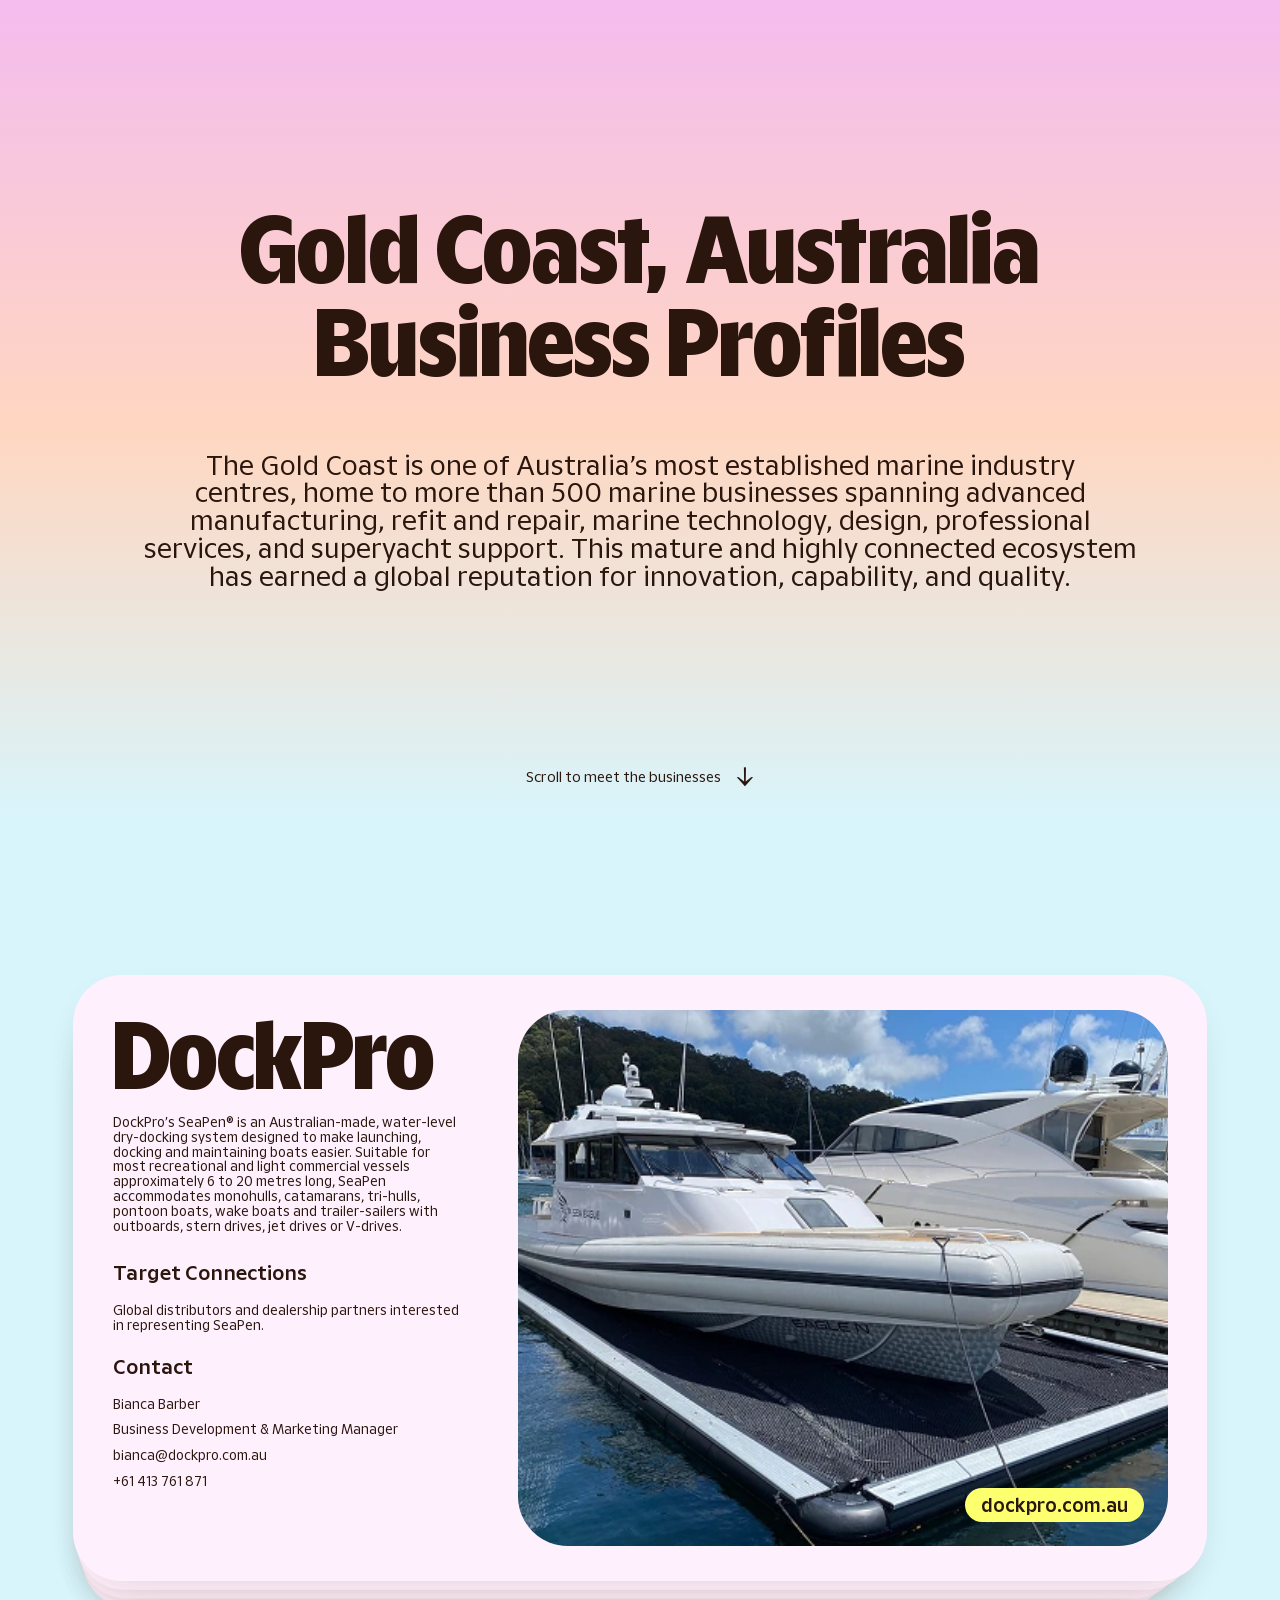
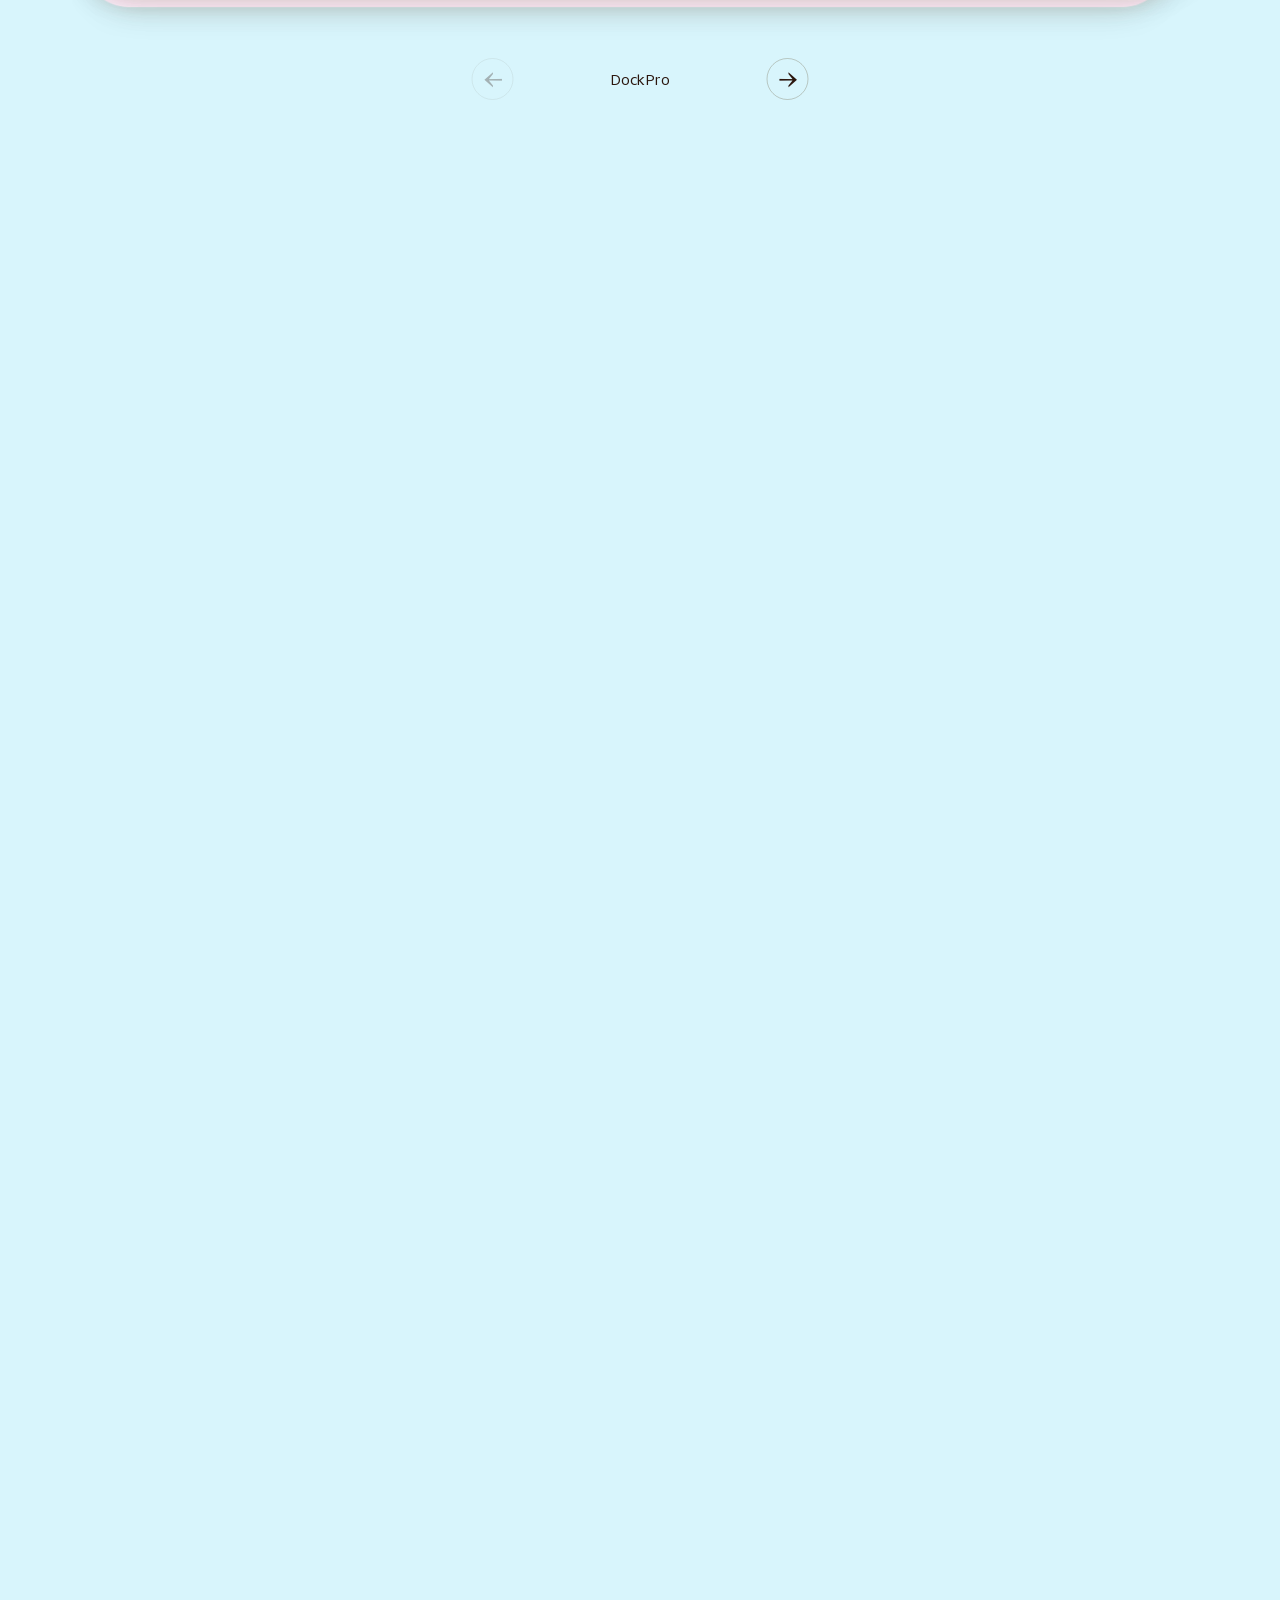
<file: index.html>
<!doctype html>
<html lang="en-AU">
<head>
  <meta charset="utf-8">
  <meta name="viewport" content="width=device-width, initial-scale=1">
  <meta name="theme-color" content="#D8F5FC">
  <meta name="description" content="Meet the Gold Coast marine businesses attending Metstrade 2026. Explore their capabilities, target connections and contact details.">
  <title>Gold Coast, Australia — Business Profiles · Metstrade 2026</title>
  <link rel="icon" href="assets/favicon.svg" type="image/svg+xml">
  <link rel="preload" href="assets/fonts/GoldCoasterDisplay-Black.ttf" as="font" type="font/ttf" crossorigin>
  <link rel="preload" href="assets/fonts/GoldCoasterText-Regular.ttf" as="font" type="font/ttf" crossorigin>
  <link rel="stylesheet" href="styles.css?v=brandgc-v5">
  <script src="site.js?v=brandgc-v5" defer></script>
  <script src="cursor.js?v=brandgc-v5" defer></script>
</head>
<body>
  <a class="skip-link" href="#resources">Skip to resources</a>
  <main>
    <section class="hero" aria-labelledby="page-title">
      <div class="hero-content">
        <h1 id="page-title">Gold Coast, Australia<br>Business Profiles</h1>
        <p>The Gold Coast is one of Australia’s most established marine industry centres, home to more than 500 marine businesses spanning advanced manufacturing, refit and repair, marine technology, design, professional services, and superyacht support. This mature and highly connected ecosystem has earned a global reputation for innovation, capability, and quality.</p>
      </div>
      <a class="scroll-cue" href="#businesses">Scroll to meet the businesses <span aria-hidden="true">↓</span></a>
    </section>

    <section class="deck" id="businesses" aria-label="Gold Coast business profiles">
      <div class="deck-pin">
        <div class="card-stack">
      <article class="business-card card-size-large" id="dockpro" aria-labelledby="dockpro-title" data-index="0" data-name="DockPro">
        <div class="card-copy">
          <div class="card-intro">
            <h2 class="card-title large" id="dockpro-title">DockPro</h2>
            <p class="description">DockPro’s SeaPen® is an Australian-made, water-level dry-docking system designed to make launching, docking and maintaining boats easier. Suitable for most recreational and light commercial vessels approximately 6 to 20 metres long, SeaPen accommodates monohulls, catamarans, tri-hulls, pontoon boats, wake boats and trailer-sailers with outboards, stern drives, jet drives or V-drives.</p>
          </div>
          <div class="connections">
            <h3>Target Connections</h3>
            <p>Global distributors and dealership partners interested in representing SeaPen.</p>
          </div>
          <div class="contact">
            <h3>Contact</h3>
            <address>
              <span>Bianca Barber</span>
              <span>Business Development &amp; Marketing Manager</span>
              <a href="mailto:bianca@dockpro.com.au">bianca@dockpro.com.au</a>
              <a href="tel:+61413761871">+61 413 761 871</a>
            </address>
          </div>
        </div>
        <div class="card-media">
          <img src="assets/images/dockpro.webp" alt="A rigid inflatable boat on a SeaPen dry-docking system." width="507" height="353" decoding="async" fetchpriority="high">
          <a class="website-pill" href="https://dockpro.com.au" target="_blank" rel="noopener noreferrer" aria-label="Visit DockPro website (opens in a new tab)">dockpro.com.au</a>
        </div>
      </article>
      <article class="business-card card-size-medium" id="stella-marine" aria-labelledby="stella-marine-title" data-index="1" data-name="Stella Marine Group">
        <div class="card-copy">
          <div class="card-intro">
            <h2 class="card-title medium" id="stella-marine-title">Stella Marine<br>Group</h2>
            <p class="description">Marine equipment manufacturer specialising in high-quality hydraulic swim platforms, davits, cranes, watermakers, helm chairs, tender chocks, and a broad range of innovative products for the marine industry and OEM partners.</p>
          </div>
          <div class="connections">
            <h3>Target Connections</h3>
            <p>European distribution partners and OEM boat builders interested in direct supply partnerships.</p>
          </div>
          <div class="contact">
            <h3>Contact</h3>
            <address>
              <span>Gary Cooper</span>
              <span>Director</span>
              <a href="mailto:gary@stellamarine.com.au">gary@stellamarine.com.au</a>
              <a href="tel:+61400297177">+61 400 297 177</a>
            </address>
          </div>
        </div>
        <div class="card-media">
          <img src="assets/images/stella-marine.webp" alt="A motor yacht on the water at sunset." width="507" height="353" decoding="async" fetchpriority="auto">
          <a class="website-pill" href="https://stellamarine.com.au" target="_blank" rel="noopener noreferrer" aria-label="Visit Stella Marine Group website (opens in a new tab)">stellamarine.com.au</a>
        </div>
      </article>
      <article class="business-card card-size-large" id="safiery" aria-labelledby="safiery-title" data-index="2" data-name="Safiery">
        <div class="card-copy">
          <div class="card-intro">
            <h2 class="card-title large" id="safiery-title">Safiery</h2>
            <p class="description">Safiery is an innovative Australian technology company, that designs and manufactures advanced, genset-free off-grid power conversion and wireless digital switching devices for caravans, 4WDs, RVs, and marine applications.</p>
          </div>
          <div class="connections">
            <h3>Target Connections</h3>
            <p>Beneteau and other premium boat manufacturers</p>
          </div>
          <div class="contact">
            <h3>Contact</h3>
            <address>
              <span>Bruce Loxton</span>
              <span>CEO</span>
              <a href="mailto:admin@safiery.com">admin@safiery.com</a>
              <a href="tel:+61417007793">+61 417 007 793</a>
            </address>
          </div>
        </div>
        <div class="card-media">
          <img src="assets/images/safiery.webp" alt="A rigid inflatable boat cruising on clear blue water." width="507" height="353" decoding="async" fetchpriority="auto">
          <a class="website-pill" href="https://safiery.com" target="_blank" rel="noopener noreferrer" aria-label="Visit Safiery website (opens in a new tab)">safiery.com</a>
        </div>
      </article>
      <article class="business-card card-size-medium" id="sanctuary-cove" aria-labelledby="sanctuary-cove-title" data-index="3" data-name="Sanctuary Cove Marina">
        <div class="card-copy">
          <div class="card-intro">
            <h2 class="card-title medium" id="sanctuary-cove-title">Sanctuary<br>Cove Marina</h2>
            <p class="description">Sanctuary Cove Marina is located in an award-winning waterfront community on the Gold Coast, home to shopping and dining, championship golf, the InterContinental Sanctuary Cove Resort and the annual Sanctuary Cove International Boat Show. The world-class marina holds Platinum Five Gold Anchor and Superyacht Ready accreditation.</p>
          </div>
          <div class="connections">
            <h3>Target Connections</h3>
            <p>Superyacht industry, future-ready marina design, electrification and hybrid marine engines, and new Sanctuary Cove International Boat Show exhibitors.</p>
          </div>
          <div class="contact">
            <h3>Contact</h3>
            <address>
              <span>Steve Sammes</span>
              <span>General Manager</span>
              <a href="mailto:ssammes@mulpha.com.au">ssammes@mulpha.com.au</a>
              <a href="tel:+61419418096">+61 419 418 096</a>
            </address>
          </div>
        </div>
        <div class="card-media">
          <img src="assets/images/sanctuary-cove.webp" alt="An aerial view of Sanctuary Cove Marina and its waterfront community." width="507" height="353" decoding="async" fetchpriority="auto">
          <a class="website-pill" href="https://sanctuarycove.com" target="_blank" rel="noopener noreferrer" aria-label="Visit Sanctuary Cove Marina website (opens in a new tab)">sanctuarycove.com</a>
        </div>
      </article>
      <article class="business-card card-size-medium" id="southern-seas" aria-labelledby="southern-seas-title" data-index="4" data-name="Southern Seas Marine">
        <div class="card-copy">
          <div class="card-intro">
            <h2 class="card-title medium" id="southern-seas-title">Southern Seas<br>Marine</h2>
            <p class="description">Southern Seas Marine, based at Gold Coast City Marina, is a trusted distributor of quality marine products across Australia. We supply leading brands in safety, propulsion, power, marine electronics, audio, watermakers and essential hardware to boat owners, marine businesses and recreational and commercial operators. Our Australia-wide dealer network provides genuine products, expert advice and reliable after-sales support.</p>
          </div>
          <div class="connections">
            <h3>Target Connections</h3>
            <p>Manufacturers and suppliers of crane and davit systems, marine electronics, and deck and engine components.</p>
          </div>
          <div class="contact">
            <h3>Contact</h3>
            <address>
              <span>Kenneth Thompson</span>
              <span>Business Development Manager</span>
              <a href="mailto:kenneth@southernseasmarine.com.au">kenneth@southernseasmarine.com.au</a>
              <a href="tel:+61423798320">+61 423 798 320</a>
            </address>
          </div>
        </div>
        <div class="card-media">
          <img src="assets/images/southern-seas.webp" alt="A sailor working on a yacht under sail." width="507" height="353" decoding="async" fetchpriority="auto">
          <a class="website-pill" href="https://southernseasmarine.com.au" target="_blank" rel="noopener noreferrer" aria-label="Visit Southern Seas Marine website (opens in a new tab)">southernseasmarine.com.au</a>
        </div>
      </article>
      <article class="business-card card-size-medium" id="rib-force" aria-labelledby="rib-force-title" data-index="5" data-name="Rib Force Inflatables">
        <div class="card-copy">
          <div class="card-intro">
            <h2 class="card-title medium" id="rib-force-title">Rib Force<br>Inflatables</h2>
            <p class="description">Rib Force Inflatables APAC is a Gold Coast–based distribution partner bringing premium marine brands to the Australian market. We hold exclusive Australian distribution rights for AB Inflatables, Sur Marine and Aurora, and are one of the Gold Coast’s largest Mercury Outboard dealers. Our onsite workshop and fitout bays provide preparation, customisation, servicing and genuine after-sales support.</p>
          </div>
          <div class="connections">
            <h3>Target Connections</h3>
            <p>Boat manufacturers, electric propulsion providers, marine accessory suppliers, and trailer manufacturers.</p>
          </div>
          <div class="contact">
            <h3>Contact</h3>
            <address>
              <span>Ray Blane</span>
              <span>Director</span>
              <a href="mailto:Ray@ribforce.com">Ray@ribforce.com</a>
              <a href="tel:+61432099712">+61 432 099 712</a>
            </address>
          </div>
        </div>
        <div class="card-media">
          <img src="assets/images/rib-force.webp" alt="An inflatable tender with passengers seen from above." width="507" height="353" decoding="async" fetchpriority="auto">
          <a class="website-pill" href="https://ribforceinflatables.com.au" target="_blank" rel="noopener noreferrer" aria-label="Visit Rib Force Inflatables website (opens in a new tab)">ribforceinflatables.com.au</a>
        </div>
      </article>
      <article class="business-card card-size-compact" id="marine-solutions" aria-labelledby="marine-solutions-title" data-index="6" data-name="Marine Solutions Australia">
        <div class="card-copy">
          <div class="card-intro">
            <h2 class="card-title compact" id="marine-solutions-title">Marine Solutions<br>Australia</h2>
            <p class="description">MSA is an Australian marine engineering and technology company based at Gold Coast City Marina &amp; Shipyard and The Boat Works. We combine premium international marine brands with Australian engineering and field-service capability, from equipment supply and installation through commissioning, maintenance, overhaul and ongoing support across recreational, commercial and superyacht sectors.</p>
          </div>
          <div class="connections">
            <h3>Target Connections</h3>
            <p>International manufacturers, OEM suppliers, and shipyards seeking Australian distribution, installation, technical service, and aftermarket support partnerships for premium marine equipment and onboard systems.</p>
          </div>
          <div class="contact">
            <h3>Contact</h3>
            <address>
              <span>Stewart Humphries</span>
              <span>Managing Director</span>
              <a href="mailto:stewart@marinesolutions.au">stewart@marinesolutions.au</a>
              <a href="tel:+61417265858">+61 417 265 858</a>
            </address>
          </div>
        </div>
        <div class="card-media">
          <img src="assets/images/marine-solutions.webp" alt="Marine service vehicles alongside a yacht in a shipyard." width="507" height="353" decoding="async" fetchpriority="auto">
          <a class="website-pill" href="https://marinesolutions.au" target="_blank" rel="noopener noreferrer" aria-label="Visit Marine Solutions Australia website (opens in a new tab)">marinesolutions.au</a>
        </div>
      </article>
      <article class="business-card card-size-medium" id="adit-marine" aria-labelledby="adit-marine-title" data-index="7" data-name="Adit Marine">
        <div class="card-copy">
          <div class="card-intro">
            <h2 class="card-title medium" id="adit-marine-title">Adit Marine</h2>
            <p class="description">We design and manufacture fresh water flush systems for inboard engine vessels.</p>
          </div>
          <div class="connections">
            <h3>Target Connections</h3>
            <p>Looking to generate direct sales or a local reseller network or master distributor.</p>
          </div>
          <div class="contact">
            <h3>Contact</h3>
            <address>
              <span>Dan Linderman</span>
              <span>Director</span>
              <a href="mailto:hello@aditmarine.com.au">hello@aditmarine.com.au</a>
              <a href="tel:+61438493550">+61 438 493 550</a>
            </address>
          </div>
        </div>
        <div class="card-media">
          <img src="assets/images/adit-marine.webp" alt="A small motor boat leaving a wake across sunlit water." width="507" height="353" decoding="async" fetchpriority="auto">
          <a class="website-pill" href="https://aditmarine.com.au" target="_blank" rel="noopener noreferrer" aria-label="Visit Adit Marine website (opens in a new tab)">aditmarine.com.au</a>
        </div>
      </article>
        </div>
        <nav class="deck-nav" aria-label="Browse business profiles">
          <button class="arrow-button" id="previous-card" aria-label="Previous business" disabled><span aria-hidden="true">←</span></button>
          <p id="active-business">DockPro</p>
          <button class="arrow-button" id="next-card" aria-label="Next business"><span aria-hidden="true">→</span></button>
        </nav>
        <section class="resources-panel" id="resources" aria-labelledby="resources-title">
          <div class="resources-content">
            <div class="resources-overview">
              <div class="delegation-info">
                <address class="delegation-contact">
                  <strong>Delegation Leader: <span class="leader-name">Andrew Hutchinson</span></strong>
                  <span>Investment Attraction Advisor (Marine)<br>Invest Gold Coast</span>
                  <a href="mailto:ahutchinson@investgoldcoast.com">ahutchinson@investgoldcoast.com</a>
                  <a href="tel:+61435624360">+61 435 624 360</a>
                </address>
                <div class="delegation-location">
                  <a class="delegation-event" href="https://www.metstrade.com/" target="_blank" rel="noopener noreferrer">www.metstrade.com</a>
                  <p class="delegation-venue">Stand 03.233 - Hall 3,<br>RAI Amsterdam Convention Centre,<br>Amsterdam, Netherlands</p>
                </div>
              </div>
              <div class="delegation-copy">
                <p class="regional-copy">The Gold Coast is one of Australia’s most established marine industry centres, home to more than 500 marine businesses spanning advanced manufacturing, refit and repair, marine technology, design, professional services, and superyacht support. This mature and highly connected ecosystem has earned a global reputation for innovation, capability, and quality.</p>
                <p class="closing-copy">The businesses featured in this delegation represent the depth and diversity of the Gold Coast marine sector and are attending Metstrade 2026 to build international partnerships, explore new commercial opportunities, and strengthen connections across the global marine industry. We invite you to connect with our delegation and discover how the Gold Coast’s world-class expertise, infrastructure, and collaborative industry network can support your business and investment objectives.</p>
                <p class="mobile-footer-copy">The Gold Coast is home to more than 500 marine businesses. Connect with our Metstrade 2026 delegation to build international partnerships, explore new opportunities and discover our world-class marine expertise.</p>
              </div>
            </div>
            <div class="resources-row">
              <h2 class="resources-heading" id="resources-title">Resources <span aria-hidden="true">→</span></h2>
              <nav class="resource-actions" aria-label="Resources">
                <a href="assets/documents/IGC-Metstrade26-MarineBusinessProfiles.pdf" type="application/pdf" target="_blank" rel="noopener noreferrer">PDF version</a>
                <a href="map.html">Metstrade Delegate Map</a>
                <a href="https://www.investgoldcoast.com/" target="_blank" rel="noopener noreferrer">Invest Gold Coast</a>
              </nav>
            </div>
          </div>
          <div class="footer-meta"><a href="https://www.investgoldcoast.com/" target="_blank" rel="noopener noreferrer">Invest Gold Coast</a><a href="https://www.metstrade.com/" target="_blank" rel="noopener noreferrer">Metstrade 2026</a></div>
        </section>
        <p class="sr-only" id="deck-announcement" aria-live="polite" aria-atomic="true"></p>
      </div>
    </section>
  </main>
  <div class="cursor-dot" aria-hidden="true"></div>
</body>
</html>
</file>
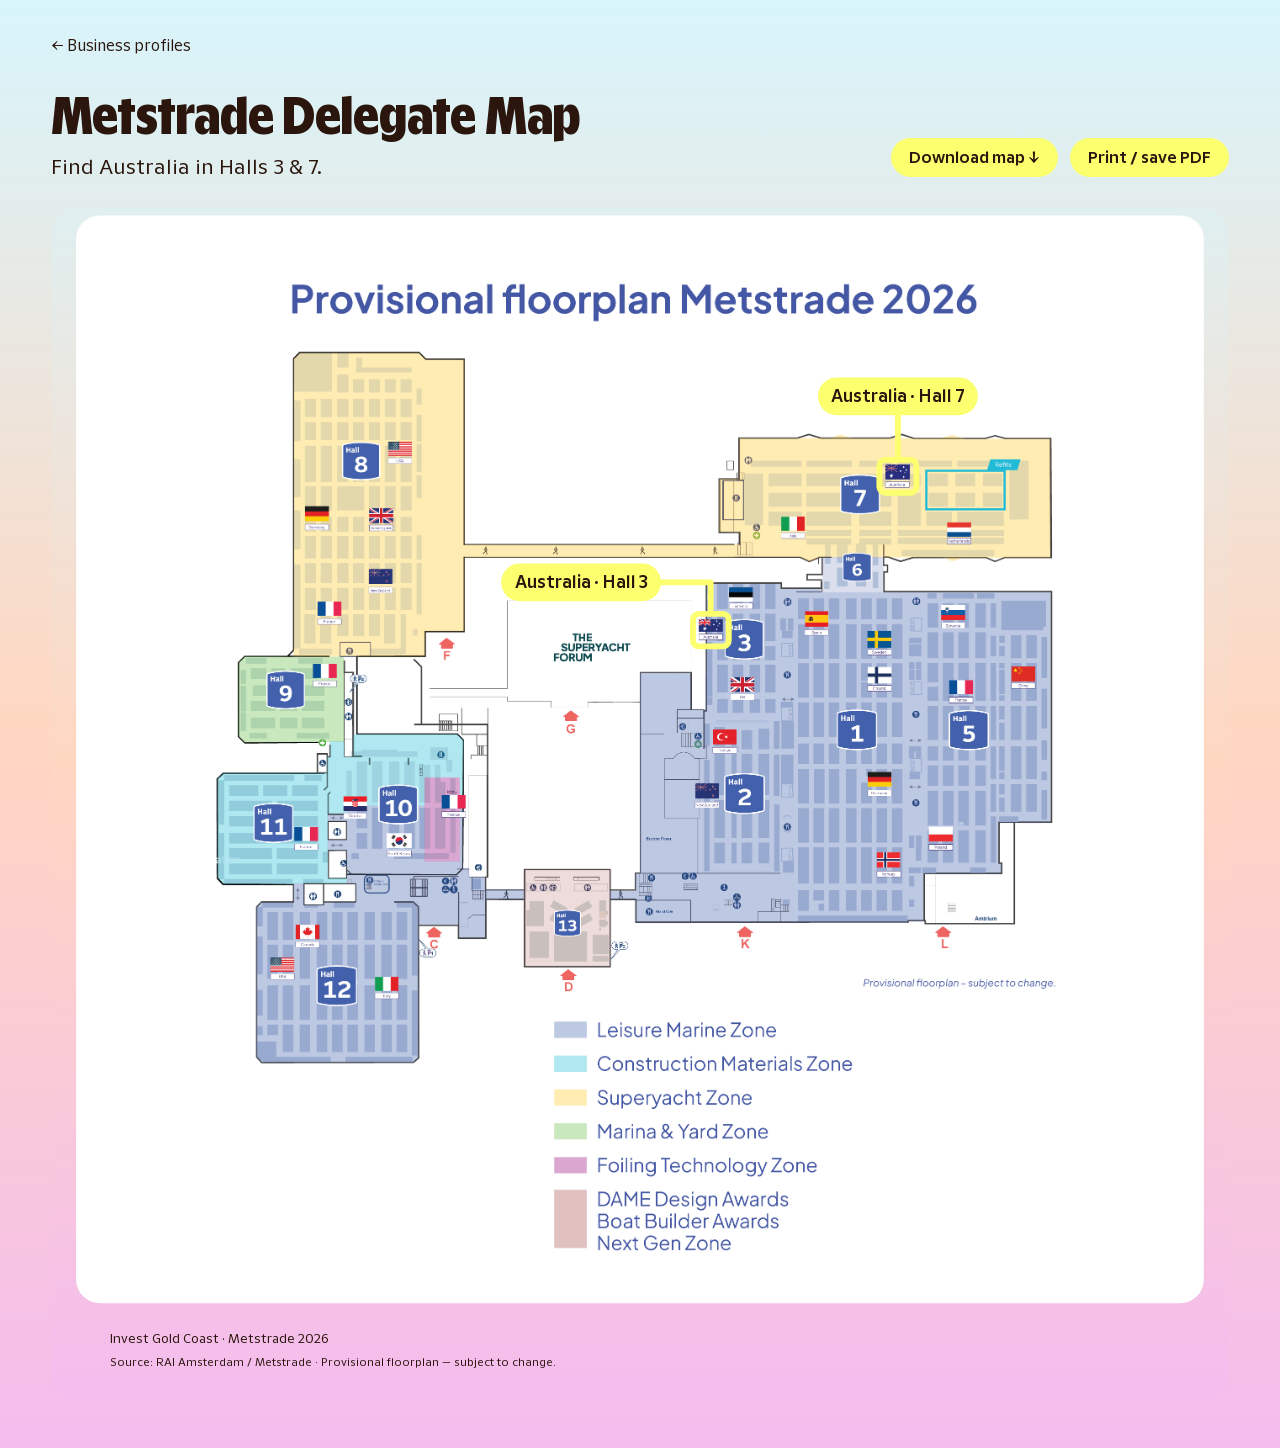
<file: map.html>
<!doctype html>
<html lang="en-AU">
<head>
  <meta charset="utf-8">
  <meta name="viewport" content="width=device-width, initial-scale=1">
  <meta name="theme-color" content="#D8F5FC">
  <title>Australia at Metstrade 2026 — Delegate Map</title>
  <link rel="icon" href="assets/favicon.svg" type="image/svg+xml">
  <link rel="stylesheet" href="styles.css?v=brandgc-v5">
  <link rel="stylesheet" href="map.css?v=brandgc-v5">
  <script src="cursor.js?v=brandgc-v5" defer></script>
  <script src="map.js?v=brandgc-v5" defer></script>
</head>
<body class="map-view">
  <main class="map-shell">
    <a class="map-back" href="index.html">← Business profiles</a>
    <header class="map-header">
      <div><h1>Metstrade Delegate Map</h1><p>Find Australia in Halls 3 &amp; 7.</p></div>
      <nav class="map-tools" aria-label="Map actions">
        <a href="assets/maps/metstrade-australia-2026.svg" download="Metstrade-2026-Australia-Map.svg">Download map <span aria-hidden="true">↓</span></a>
        <button id="print-map" type="button">Print / save PDF</button>
      </nav>
    </header>
    <figure class="map-figure">
      <a href="assets/maps/metstrade-australia-2026.svg" aria-label="Open the full-size Australian delegate map">
        <picture>
          <source media="print" srcset="assets/maps/metstrade-australia-2026.svg">
          <img src="assets/maps/metstrade-australia-2026-web.svg" width="2800" height="2835" alt="Official Metstrade 2026 floorplan. Yellow callouts identify the Australian flag beside Hall 3 and the Australian flag above Hall 7.">
        </picture>
      </a>
    </figure>
  </main>
  <div class="cursor-dot" aria-hidden="true"></div>
</body>
</html>
</file>
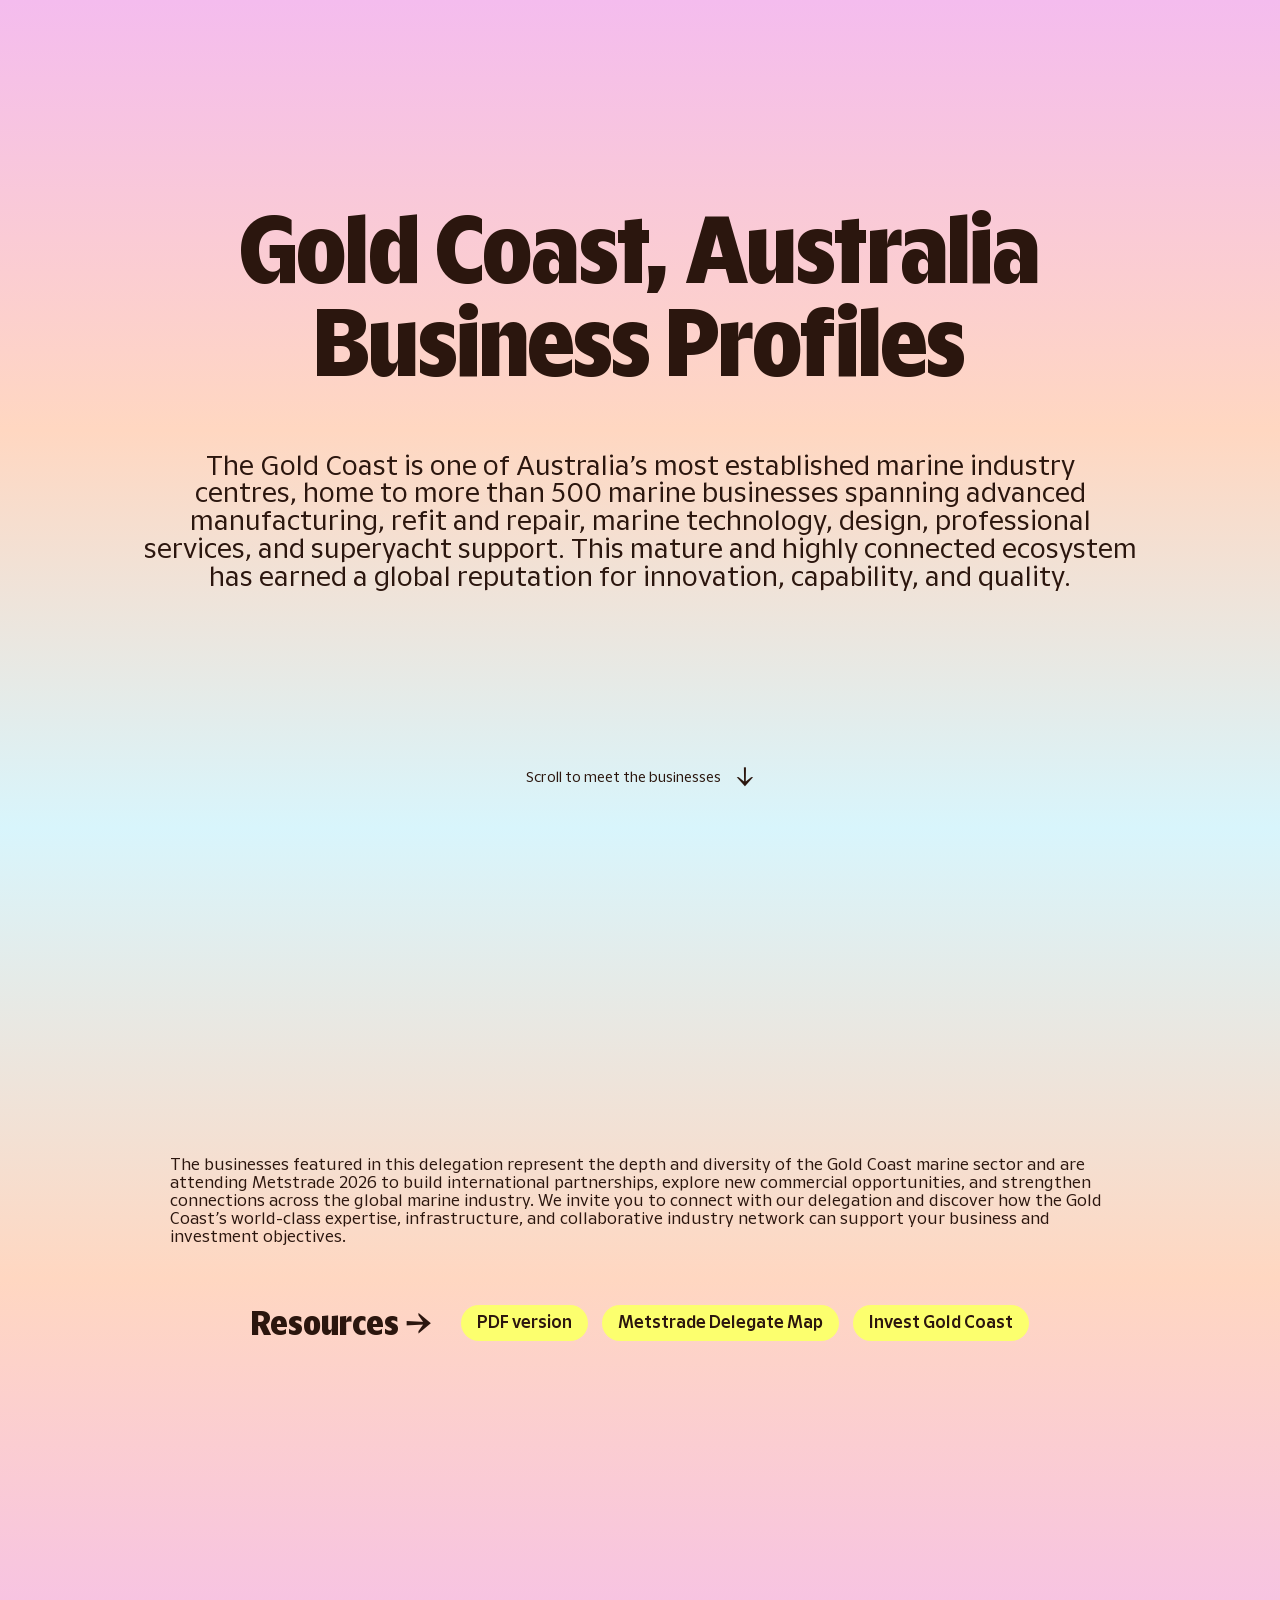
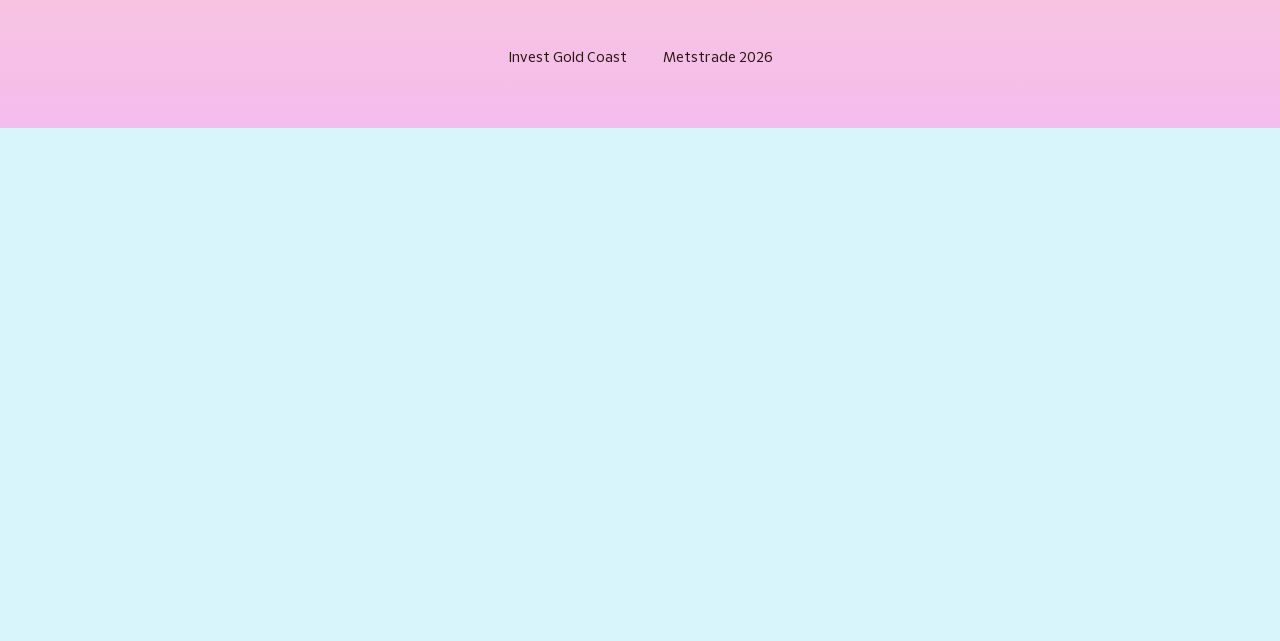
<file: template.html>
<!doctype html>
<html lang="en-AU">
<head>
  <meta charset="utf-8">
  <meta name="viewport" content="width=device-width, initial-scale=1">
  <meta name="theme-color" content="#D8F5FC">
  <meta name="description" content="Meet the Gold Coast marine businesses attending Metstrade 2026. Explore their capabilities, target connections and contact details.">
  <title>Gold Coast, Australia — Business Profiles · Metstrade 2026</title>
  <link rel="icon" href="assets/favicon.svg" type="image/svg+xml">
  <link rel="preload" href="assets/fonts/GoldCoasterDisplay-Black.ttf" as="font" type="font/ttf" crossorigin>
  <link rel="preload" href="assets/fonts/GoldCoasterText-Regular.ttf" as="font" type="font/ttf" crossorigin>
  <link rel="stylesheet" href="styles.css?v=brandgc-v3">
  <script src="site.js?v=brandgc-v3" defer></script>
  <script src="cursor.js?v=brandgc-v3" defer></script>
</head>
<body>
  <a class="skip-link" href="#resources">Skip to resources</a>
  <main>
    <section class="hero" aria-labelledby="page-title">
      <div class="hero-content">
        <h1 id="page-title">Gold Coast, Australia<br>Business Profiles</h1>
        <p>The Gold Coast is one of Australia’s most established marine industry centres, home to more than 500 marine businesses spanning advanced manufacturing, refit and repair, marine technology, design, professional services, and superyacht support. This mature and highly connected ecosystem has earned a global reputation for innovation, capability, and quality.</p>
      </div>
      <a class="scroll-cue" href="#businesses">Scroll to meet the businesses <span aria-hidden="true">↓</span></a>
    </section>

    <section class="deck" id="businesses" aria-label="Gold Coast business profiles">
      <div class="deck-pin">
        <div class="card-stack">
<!-- BUSINESS_CARDS -->
        </div>
        <nav class="deck-nav" aria-label="Browse business profiles">
          <button class="arrow-button" id="previous-card" aria-label="Previous business" disabled><span aria-hidden="true">←</span></button>
          <p id="active-business">DockPro</p>
          <button class="arrow-button" id="next-card" aria-label="Next business"><span aria-hidden="true">→</span></button>
        </nav>
        <section class="resources-panel" id="resources" aria-labelledby="resources-title">
          <div class="resources-content">
            <p class="closing-copy">The businesses featured in this delegation represent the depth and diversity of the Gold Coast marine sector and are attending Metstrade 2026 to build international partnerships, explore new commercial opportunities, and strengthen connections across the global marine industry. We invite you to connect with our delegation and discover how the Gold Coast’s world-class expertise, infrastructure, and collaborative industry network can support your business and investment objectives.</p>
            <div class="resources-row">
              <h2 class="resources-heading" id="resources-title">Resources <span aria-hidden="true">→</span></h2>
              <nav class="resource-actions" aria-label="Resources">
                <a class="resource-placeholder" aria-disabled="true">PDF version</a>
                <a href="map.html">Metstrade Delegate Map</a>
                <a class="resource-placeholder" aria-disabled="true">Invest Gold Coast</a>
              </nav>
            </div>
          </div>
          <div class="footer-meta"><span>Invest Gold Coast</span><span>Metstrade 2026</span></div>
        </section>
        <p class="sr-only" id="deck-announcement" aria-live="polite" aria-atomic="true"></p>
      </div>
    </section>
  </main>
  <div class="cursor-dot" aria-hidden="true"></div>
</body>
</html>
</file>
<file: styles.css>
@font-face {
  font-family: GoldCoaster Display;
  src: url("assets/fonts/GoldCoasterDisplay-Black.ttf") format("truetype");
  font-weight: 900;
  font-display: swap;
}
@font-face {
  font-family: GoldCoaster Text;
  src: url("assets/fonts/GoldCoasterText-Regular.ttf") format("truetype");
  font-weight: 400;
  font-display: swap;
}
@font-face {
  font-family: GoldCoaster Text;
  src: url("assets/fonts/GoldCoasterText-Bold.ttf") format("truetype");
  font-weight: 700;
  font-display: swap;
}
:root {
  --ink: #2b160e;
  --pink: #fff0fd;
  --yellow: #fcff6e;
  --sea: #d8f5fc;
  --sunset: #f4bcee;
  --peach: #ffd7c1;
  --page-gutter: clamp(24px, 5.7vw, 88px);
  color: var(--ink);
  background: var(--sea);
  font-family: GoldCoaster Text, Arial, sans-serif;
  font-synthesis: none;
}
* { box-sizing: border-box; }
html { scroll-behavior: smooth; }
body { margin: 0; overflow-x: clip; cursor: auto; }
button, a { -webkit-tap-highlight-color: transparent; }
a { color: inherit; text-decoration: none; }
button { font: inherit; color: inherit; }
button, a[href] { touch-action: manipulation; }
button:not(:disabled), a[href] { cursor: pointer; }
.cursor-dot { position: fixed; top: 0; left: 0; width: clamp(12px, 1.111vw, 20px); height: clamp(12px, 1.111vw, 20px); border-radius: 50%; background: var(--yellow); pointer-events: none; z-index: 1000; opacity: 0; transition: opacity .12s linear; will-change: transform; }
@media (hover: hover) and (pointer: fine) {
  .has-cursor-dot .cursor-dot { opacity: 1; }
}
button:focus-visible, a:focus-visible { outline: 3px solid var(--ink); outline-offset: 5px; }
h1, h2, h3, p { margin: 0; }
.sr-only, .skip-link {
  position: absolute;
  width: 1px;
  height: 1px;
  padding: 0;
  overflow: hidden;
  clip-path: inset(50%);
  white-space: nowrap;
}
.skip-link:focus { position: fixed; top: 16px; left: 16px; z-index: 100; width: auto; height: auto; padding: 12px 20px; clip-path: none; background: var(--yellow); border-radius: 30px; }
.hero {
  position: relative;
  min-height: 92svh;
  min-height: max(620px, 92svh);
  display: grid;
  align-content: center;
  padding: 110px var(--page-gutter) 145px;
  background: linear-gradient(180deg, var(--sunset) 0%, var(--peach) 52%, var(--sea) 100%);
}
.hero-content { text-align: center; max-width: 1300px; width: 100%; margin: auto; }
h1 { font-family: GoldCoaster Display, Arial, sans-serif; font-weight: 900; font-size: clamp(54px, 7.25vw, 112px); line-height: 1; letter-spacing: 0; }
.hero-content > p { max-width: 1120px; margin: clamp(44px, 5vw, 76px) auto 0; font-size: clamp(20px, 2.075vw, 32px); line-height: 1.05; text-wrap: balance; }
.scroll-cue { position: absolute; bottom: 38px; left: 50%; transform: translateX(-50%); display: flex; align-items: center; gap: 14px; font-size: 14px; white-space: nowrap; }
.scroll-cue span { font-size: 26px; transition: transform .25s ease; }
.scroll-cue:hover span { transform: translateY(5px); }
.deck { position: relative; }
.deck-pin { position: relative; padding: 70px var(--page-gutter); }
.deck-nav { display: none; }
.card-stack { width: 100%; max-width: 1320px; margin: auto; display: grid; gap: 70px; container-type: inline-size; }
.business-card {
  --url-inset: 24px;
  position: relative;
  container-type: inline-size;
  width: 100%;
  aspect-ratio: 1484 / 793;
  display: grid;
  grid-template-columns: minmax(0, 1fr) minmax(0, 2fr);
  grid-template-rows: minmax(0, 1fr);
  gap: 3.54%;
  padding: 4.3127%;
  background: var(--pink);
  border-radius: 4.3127cqw;
  color: var(--ink);
  isolation: isolate;
}
.card-copy {
  padding: 0;
  display: flex;
  flex-direction: column;
  gap: calc(2.1cqw * var(--copy-fit, 1));
  min-width: 0;
  min-height: 0;
  overflow: hidden;
}
.card-intro { display: flex; flex-direction: column; gap: calc(1.7cqw * var(--copy-fit, 1)); margin-bottom: calc(.5cqw * var(--copy-fit, 1)); }
.card-title { width: calc(100% + 1.4cqw); color: var(--ink); font-family: GoldCoaster Display, Arial, sans-serif; font-weight: 900; line-height: .98; letter-spacing: -.01em; }
.card-title.large { font-size: calc(8.744cqw * var(--copy-fit, 1)); }
.card-title.medium { font-size: calc(5.86cqw * var(--copy-fit, 1)); }
.card-title.compact { font-size: calc(4.69cqw * var(--copy-fit, 1)); }
.card-copy p, .contact address { font-size: calc(1.18cqw * var(--copy-fit, 1)); line-height: 1.13; }
.description { color: var(--ink); }
.card-copy h3 { font-weight: 700; font-size: calc(1.77cqw * var(--copy-fit, 1)); line-height: 1.2; margin-bottom: calc(1.7cqw * var(--copy-fit, 1)); color: var(--ink); }
.contact address { font-style: normal; display: flex; flex-direction: column; gap: calc(1.05cqw * var(--copy-fit, 1)); }
.contact a { width: fit-content; max-width: 100%; overflow-wrap: anywhere; }
.contact a:hover { text-decoration: underline; text-underline-offset: 3px; }
.card-media { position: relative; min-width: 0; min-height: 0; border-radius: 4.72cqw; }
.card-media > img, .card-media > video { display: block; width: 100%; height: 100%; object-fit: cover; border-radius: inherit; }
.website-pill { position: absolute; bottom: var(--url-inset); right: var(--url-inset); padding: 6px 16px; border-radius: 100px; background: var(--yellow); color: var(--ink); font-size: clamp(14px, 1.45vw, 20px); line-height: 1.2; font-weight: 700; white-space: nowrap; transition: box-shadow .2s ease, background .2s ease; }
.card-size-large .card-intro { gap: calc(1.4cqw * var(--copy-fit, 1)); }
@media (min-width: 701px) {
  .card-size-large { grid-template-columns: 35.4% minmax(0, 1fr); gap: 3%; padding: 3.05% 3.485%; }
  .card-size-large .card-copy { padding-right: calc(2.4cqw * var(--copy-fit, 1)); }
  .card-size-large .card-copy p, .card-size-large .contact address { font-size: calc(1.25cqw * var(--copy-fit, 1)); }
  .card-size-large .card-copy h3 { font-size: calc(1.875cqw * var(--copy-fit, 1)); }
}
.website-pill:hover { background: #f3f95a; box-shadow: 0 4px 18px #4b2f081a; }
.resources-panel { position: relative; min-height: 92svh; display: flex; flex-direction: column; justify-content: center; padding: clamp(44px, 6svh, 100px) var(--page-gutter); margin: 100px calc(-1 * var(--page-gutter)) -70px; background: linear-gradient(180deg, var(--sea) 0%, var(--peach) 50%, var(--sunset) 100%); }
.resources-content { width: 100%; max-width: 940px; margin: 0 auto 60px; display: flex; flex-direction: column; gap: clamp(36px, 6.7svh, 60px); }
.resources-overview { display: grid; grid-template-columns: 260px minmax(0, 1fr); gap: 48px; }
.delegation-info { display: flex; flex-direction: column; justify-content: space-between; gap: 28px; font-size: clamp(12px, .91vw, 14px); line-height: 1.16; }
.delegation-contact { display: flex; flex-direction: column; gap: 8px; font-style: normal; }
.leader-name { display: block; }
.delegation-contact a { width: fit-content; max-width: 100%; overflow-wrap: anywhere; }
.delegation-contact a:hover, .footer-meta a:hover { text-decoration: underline; text-underline-offset: 3px; }
.delegation-location { display: flex; flex: 1; flex-direction: column; justify-content: space-between; gap: 28px; }
.delegation-event { width: fit-content; font-weight: 700; text-decoration: underline; text-underline-offset: 2px; }
.delegation-venue { font-weight: 700; }
.delegation-copy { display: flex; flex-direction: column; gap: 20px; font-size: clamp(15px, 1.17vw, 18px); line-height: 1.2; }
.delegation-copy p { margin: 0; text-align: left; }
.delegation-copy .mobile-footer-copy { display: none; }
.resources-row { display: flex; flex-wrap: wrap; align-items: center; justify-content: center; gap: 28px; }
.resources-heading { flex: 0 0 auto; font-family: GoldCoaster Display, Arial, sans-serif; font-weight: 900; font-size: clamp(30px, 2.59vw, 40px); line-height: 1; white-space: nowrap; }
.resources-heading span { font-family: GoldCoaster Text, Arial, sans-serif; font-weight: 700; }
.footer-meta { position: absolute; left: 24px; right: 24px; bottom: clamp(28px, 7svh, 62px); display: flex; justify-content: center; gap: 36px; font-size: clamp(14px, 1.037vw, 16px); line-height: 1.2; }
.resource-actions { display: flex; flex-wrap: wrap; align-items: center; justify-content: center; flex: 0 0 auto; gap: 14px; margin: 0; }
.resource-actions a { display: inline-flex; align-items: center; justify-content: center; padding: 8px 16px; border-radius: 100px; background: var(--yellow); color: var(--ink); font-family: GoldCoaster Text, Arial, sans-serif; font-weight: 700; font-size: clamp(16px, 1.3vw, 20px); line-height: 1.2; text-align: center; }
.resource-actions a[href]:hover { background: #f3f95a; box-shadow: 0 4px 18px #4b2f081a; }

/* Scroll enhancement. The unenhanced page remains an ordinary, readable list. */
.has-deck-motion .deck { height: var(--deck-height); }
.has-deck-motion .deck-pin { position: sticky; top: 0; height: var(--stage-height); padding: 0; overflow: clip; isolation: isolate; }
.has-deck-motion .card-stack { position: absolute; inset: 0; width: min(calc(100% - 2 * var(--page-gutter)), 1320px); max-height: calc(100% - 180px); height: auto; aspect-ratio: 1484 / 793; margin: auto; display: block; z-index: 2; pointer-events: none; }
.has-deck-motion .business-card { position: absolute; inset: 0; height: 100%; transform-origin: 20% 85%; will-change: transform; box-shadow: 0 14px 40px -20px #4b2f083b; }
.has-deck-motion .deck-nav { display: flex; position: absolute; bottom: 28px; left: 50%; transform: translateX(-50%); gap: 24px; align-items: center; z-index: 3; }
.deck-nav > p { min-width: 205px; text-align: center; font-size: 14px; }
.arrow-button { border: 1px solid #4b2f083b; border-radius: 50%; width: 42px; height: 42px; background: transparent; display: grid; place-items: center; font-size: 24px; line-height: 1; transition: background .2s, opacity .2s; }
.arrow-button:hover:not(:disabled) { background: var(--yellow); }
.arrow-button:disabled { opacity: .3; }
.has-deck-motion .resources-panel { position: absolute; inset: 0; min-height: 0; height: 100%; padding-top: clamp(44px, 6svh, 100px); margin: 0; z-index: 0; }
.resources-panel:focus { outline: none; }

@media (min-width: 701px) and (max-aspect-ratio: 4/3) {
  .has-deck-motion .card-stack { aspect-ratio: auto; height: min(620px, calc(100% - 180px)); max-height: none; }
}
@media (max-width: 700px) {
  :root { --page-gutter: 20px; }
  .hero { min-height: max(620px, 88svh); padding: 70px 22px 125px; }
  h1 { font-size: clamp(32px, 9.6vw, 62px); }
  .hero-content > p { margin-top: 36px; font-size: 20px; line-height: 1.1; }
  .scroll-cue { bottom: 40px; }
  .deck-pin { padding-top: 40px; padding-bottom: 40px; }
  .card-stack { gap: 54px; }
  .business-card { --url-inset: 12px; display: flex; flex-direction: column; aspect-ratio: auto; padding: 16px; gap: 0; border-radius: 32px; }
  .card-copy { padding: 23px 20px; gap: 16px; flex: 1; }
  .card-intro { gap: 12px; }
  .card-title { width: 100%; }
  .card-title.large { font-size: 58px; }
  .card-title.medium { font-size: 40px; }
  .card-title.compact { font-size: 36px; }
  .card-copy p, .contact address { font-size: 13px; line-height: 1.14; }
  .card-copy h3 { font-size: 16px; margin-bottom: 8px; }
  .contact address { gap: 7px; }
  .card-media { height: 210px; flex: 0 0 auto; border-radius: 25px; }
  .website-pill { font-size: 13px; padding: 6px 12px; }
  .resources-panel { padding: 56px 24px 28px; margin-top: 60px; margin-bottom: -40px; }
  .resource-actions { flex-direction: column; gap: 14px; margin: 0 auto; }
  .has-deck-motion .card-stack { width: calc(100% - 32px); height: calc(100% - 134px); max-height: none; aspect-ratio: auto; }
  .has-deck-motion .card-copy { padding: 22px 20px 18px; gap: 12px; }
  .has-deck-motion .card-title.large { font-size: 50px; }
  .has-deck-motion .card-title.medium { font-size: 35px; }
  .has-deck-motion .card-title.compact { font-size: 32px; }
  .has-deck-motion .card-copy p, .has-deck-motion .contact address { font-size: 12px; line-height: 1.1; }
  .has-deck-motion .card-copy h3 { font-size: 15px; margin-bottom: 7px; }
  .has-deck-motion .contact address { gap: 6px; }
  .has-deck-motion .card-media { height: clamp(110px, 20svh, 175px); }
  .has-deck-motion .deck-nav { bottom: 20px; gap: 14px; }
  .deck-nav > p { min-width: 185px; font-size: 12px; }
  .arrow-button { width: 36px; height: 36px; font-size: 22px; }
  .has-deck-motion .resources-panel { padding: 38px 24px 28px; }
  .has-deck-motion .resource-actions { margin: 0 auto; }
}
@media (max-width: 700px) and (max-height: 760px) {
  .has-deck-motion .card-media { height: 112px; }
  .has-deck-motion .card-copy { padding: 19px 18px 16px; gap: 10px; }
  .has-deck-motion .card-title.large { font-size: 46px; }
  .has-deck-motion .card-title.medium { font-size: 32px; }
  .has-deck-motion .card-title.compact { font-size: 30px; }
  .has-deck-motion .card-intro { gap: 8px; }
}

/* Phones use one circular swipe deck, including the intro and resources. */
.mobile-carousel { overflow: hidden; overscroll-behavior: none; }
.mobile-carousel body { height: 100dvh; overflow: hidden; overscroll-behavior: none; }
.mobile-carousel .deck { height: var(--stage-height); }
.mobile-carousel .deck-pin { position: relative; height: var(--stage-height); padding: 0; overflow: clip; isolation: isolate; }
.mobile-carousel .card-stack { position: absolute; inset: 0; width: calc(100% - 32px); height: calc(100% - 134px); max-height: none; aspect-ratio: auto; margin: auto; display: block; touch-action: pan-y; }
.mobile-carousel .carousel-card { position: absolute; inset: 0; width: 100%; height: 100%; border-radius: 32px; transform-origin: 20% 85%; will-change: transform; box-shadow: 0 14px 40px -20px #4b2f083b; touch-action: pan-y; }
.mobile-carousel .card-copy { min-height: 0; overflow: hidden; padding: 0 0 calc(16px * var(--copy-fit, 1)); gap: calc(12px * var(--copy-fit, 1)); }
.mobile-carousel .card-intro { gap: calc(12px * var(--copy-fit, 1)); margin-bottom: 0; }
.mobile-carousel .card-title.large { font-size: calc(50px * var(--copy-fit, 1)); }
.mobile-carousel .card-title.medium { font-size: calc(35px * var(--copy-fit, 1)); }
.mobile-carousel .card-title.compact { font-size: calc(32px * var(--copy-fit, 1)); }
.mobile-carousel .card-copy p, .mobile-carousel .contact address { font-size: calc(12px * var(--copy-fit, 1)); line-height: 1.1; }
.mobile-carousel .card-copy h3 { font-size: calc(15px * var(--copy-fit, 1)); margin-bottom: calc(7px * var(--copy-fit, 1)); }
.mobile-carousel .contact address { gap: calc(6px * var(--copy-fit, 1)); }
.mobile-carousel .card-copy > .contact { margin-top: auto; }
.mobile-carousel .card-media { height: var(--mobile-image-height, clamp(112px, 22svh, 186px)); }
.mobile-carousel #safiery .card-media img { object-position: 50% 35%; }
.mobile-carousel .deck-nav { display: flex; position: absolute; bottom: 20px; left: 50%; transform: translateX(-50%); gap: 14px; align-items: center; z-index: 3; }
.mobile-carousel .hero { min-height: 0; display: flex; flex-direction: column; justify-content: center; padding: 32px 24px 84px; overflow: hidden; }
.mobile-carousel .hero-content { margin: auto; }
.mobile-carousel .hero h1 { font-size: clamp(28px, 8.3vw, 40px); }
.mobile-carousel .hero-content > p { font-size: clamp(16px, 2.3svh, 20px); line-height: 1.1; margin-top: 30px; }
.mobile-carousel .hero .scroll-cue { bottom: 34px; font-size: 13px; gap: 10px; }
.mobile-carousel .resources-panel { min-height: 0; margin: 0; padding: 28px 24px 66px; overflow: hidden; }
.mobile-carousel .resources-content { gap: 26px; margin: 0 auto; }
.mobile-carousel .resources-overview { grid-template-columns: minmax(0, 1fr); gap: 20px; }
.mobile-carousel .delegation-info { display: contents; font-size: 13px; }
.mobile-carousel .delegation-contact { order: 3; gap: 6px; font-size: 13px; line-height: 1.16; }
.mobile-carousel .leader-name { display: inline; }
.mobile-carousel .delegation-location { order: 1; display: flex; flex-direction: column; gap: 8px; font-size: 13px; line-height: 1.16; }
.mobile-carousel .delegation-copy { order: 2; font-size: 14px; line-height: 1.2; }
.mobile-carousel .delegation-copy .regional-copy, .mobile-carousel .delegation-copy .closing-copy { display: none; }
.mobile-carousel .delegation-copy .mobile-footer-copy { display: block; }
.mobile-carousel .resources-row { flex-direction: column; gap: 16px; }
.mobile-carousel .resources-heading { font-size: 24px; }
.mobile-carousel .footer-meta { bottom: 24px; gap: 22px; font-size: 12px; }
.mobile-carousel .resource-actions { flex-direction: column; gap: 12px; margin: 0; padding-top: 0; }
.mobile-carousel .resource-actions a { max-width: 100%; font-size: 13px; padding: 7px 14px; }
@media (max-height: 760px) {
  .mobile-carousel .resources-panel { padding: 22px 22px 58px; }
  .mobile-carousel .resources-content { gap: 24px; }
  .mobile-carousel .resources-overview { gap: 16px; }
  .mobile-carousel .delegation-info { font-size: 12px; }
  .mobile-carousel .delegation-contact { gap: 5px; font-size: 12px; }
  .mobile-carousel .delegation-location { font-size: 12px; }
  .mobile-carousel .delegation-copy { font-size: 13px; }
  .mobile-carousel .resources-row { gap: 14px; }
  .mobile-carousel .resources-heading { font-size: 24px; }
  .mobile-carousel .resource-actions { gap: 10px; }
  .mobile-carousel .resource-actions a { font-size: 13px; padding: 6px 14px; }
  .mobile-carousel .footer-meta { bottom: 20px; }
  .mobile-carousel .card-copy { padding: 0 0 calc(12px * var(--copy-fit, 1)); gap: calc(10px * var(--copy-fit, 1)); }
  .mobile-carousel .card-title.large { font-size: calc(46px * var(--copy-fit, 1)); }
  .mobile-carousel .card-title.medium { font-size: calc(32px * var(--copy-fit, 1)); }
  .mobile-carousel .card-title.compact { font-size: calc(30px * var(--copy-fit, 1)); }
  .mobile-carousel .card-intro { gap: 8px; }
}
@media (max-height: 640px) {
  .mobile-carousel .hero { padding: 28px 22px 66px; }
  .mobile-carousel .hero h1 { font-size: clamp(25px, 8.3vw, 28px); }
  .mobile-carousel .hero-content > p { font-size: 14px; line-height: 1.12; margin-top: 22px; }
  .mobile-carousel .hero .scroll-cue { bottom: 24px; font-size: 12px; }
  .mobile-carousel .resources-panel { padding: 12px 20px 42px; }
  .mobile-carousel .resources-content { gap: 14px; }
  .mobile-carousel .resources-overview { gap: 10px; }
  .mobile-carousel .delegation-info { font-size: 11px; gap: 10px; }
  .mobile-carousel .delegation-contact { gap: 4px; font-size: 11px; }
  .mobile-carousel .delegation-location { font-size: 11px; gap: 6px; }
  .mobile-carousel .delegation-copy { font-size: 12px; line-height: 1.15; }
  .mobile-carousel .resources-row { gap: 12px; }
  .mobile-carousel .resources-heading { font-size: 22px; }
  .mobile-carousel .resource-actions { gap: 8px; }
  .mobile-carousel .resource-actions a { font-size: 12px; padding: 6px 12px; }
  .mobile-carousel .footer-meta { bottom: 18px; font-size: 10px; gap: 18px; }
}
@media (prefers-reduced-motion: reduce) {
  html { scroll-behavior: auto; }
  *, *::before, *::after { transition: none !important; }
}
@media print {
  html, body { background: white; }
  .hero { min-height: 0; padding: 40px 0; background: none; }
  .scroll-cue, .skip-link, .deck-nav, .cursor-dot { display: none !important; }
  .has-deck-motion .deck { height: auto; }
  .has-deck-motion .deck-pin { position: static; height: auto; padding: 0; overflow: visible; }
  .has-deck-motion .card-stack { position: static; width: 100%; max-height: none; height: auto; display: grid; gap: 40px; aspect-ratio: auto; }
  .has-deck-motion .business-card { position: relative; height: auto; transform: none !important; opacity: 1 !important; visibility: visible !important; box-shadow: none; break-inside: avoid; }
  .website-pill { opacity: 1 !important; }
  .has-deck-motion .resources-panel { position: relative; margin-top: 60px; padding: 40px 0; height: auto; background: none; opacity: 1 !important; }
  .mobile-carousel, .mobile-carousel body { height: auto; overflow: visible; }
  .mobile-carousel .deck, .mobile-carousel .deck-pin { height: auto; overflow: visible; }
  .mobile-carousel .card-stack { position: static; width: 100%; height: auto; display: grid; gap: 40px; }
  .mobile-carousel .carousel-card { position: relative; height: auto; transform: none !important; visibility: visible !important; break-inside: avoid; box-shadow: none; }
  .mobile-carousel .card-copy { overflow: visible; }
  .mobile-carousel .hero, .mobile-carousel .resources-panel { min-height: 0; padding: 40px 0; background: none; }
  .footer-meta { position: static; margin-top: 40px; }
}
</file>
<file: map.css>
.map-view { min-height: 100svh; background: linear-gradient(180deg, var(--sea), var(--peach) 50%, var(--sunset)); }
.map-shell { width: min(100%, 1360px); margin: auto; padding: 36px clamp(20px, 4vw, 60px) 48px; }
.map-back { display: inline-flex; margin-bottom: 36px; font-size: 15px; }
.map-back:hover { text-decoration: underline; }
.map-header { display: flex; flex-wrap: wrap; justify-content: space-between; align-items: flex-end; gap: 28px; margin-bottom: 30px; }
.map-header h1 { font-size: clamp(36px, 4vw, 64px); }
.map-header p { font-size: 20px; margin-top: 14px; }
.map-tools { display: flex; flex-wrap: wrap; gap: 12px; }
.map-tools a, .map-tools button { border: 0; border-radius: 40px; background: var(--yellow); padding: 10px 18px; font-weight: 700; line-height: 1.2; }
.map-tools a:hover, .map-tools button:hover { background: #f3f95a; }
.map-figure { margin: 0; }
.map-figure img { display: block; width: 100%; height: auto; border-radius: 28px; }
@media (max-width: 700px) {
  .map-shell { padding-top: 24px; }
  .map-back { margin-bottom: 28px; }
  .map-header p { font-size: 17px; }
  .map-tools { font-size: 14px; }
}
@media print {
  @page { size: A4 portrait; margin: 10mm; }
  .map-view { background: white; }
  .map-shell { width: 100%; padding: 0; }
  .map-header, .map-back, .map-tools { display: none; }
  .map-figure img { width: 100%; max-height: 275mm; object-fit: contain; border-radius: 0; }
}
</file>
